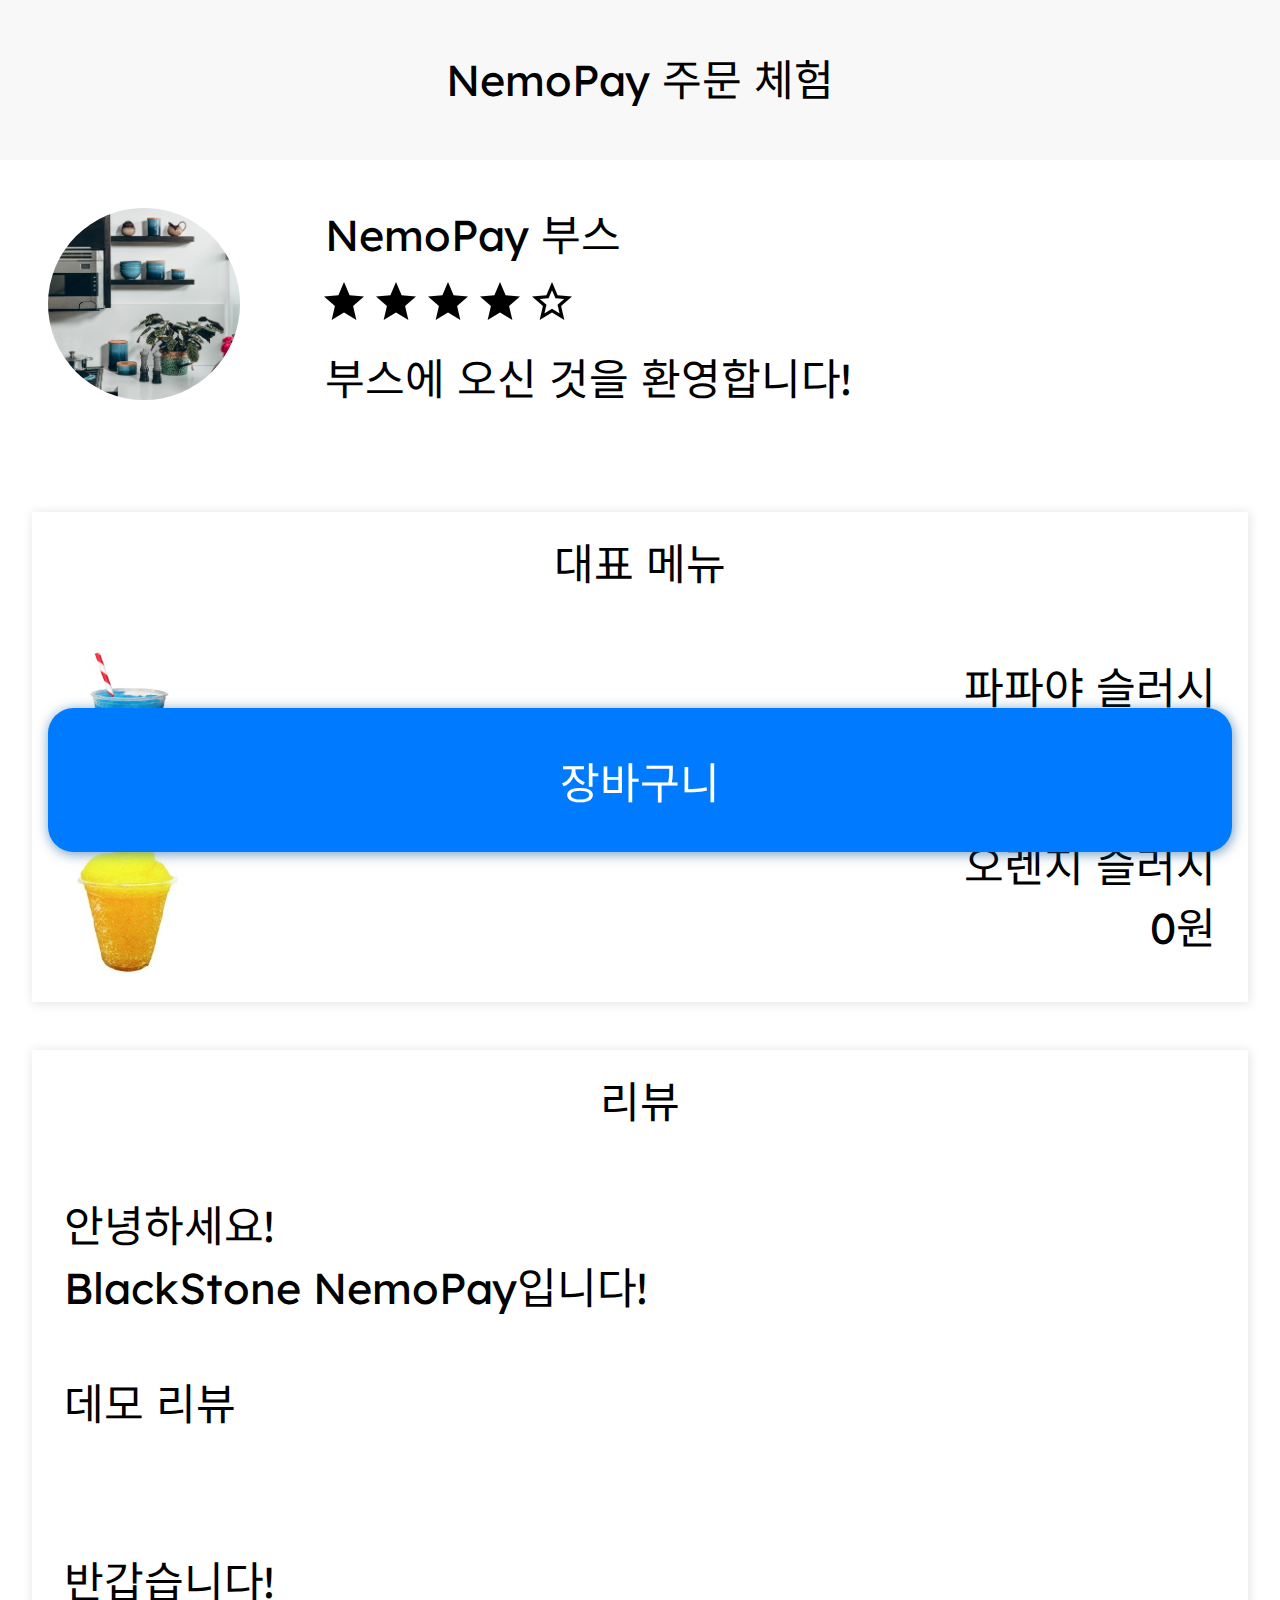
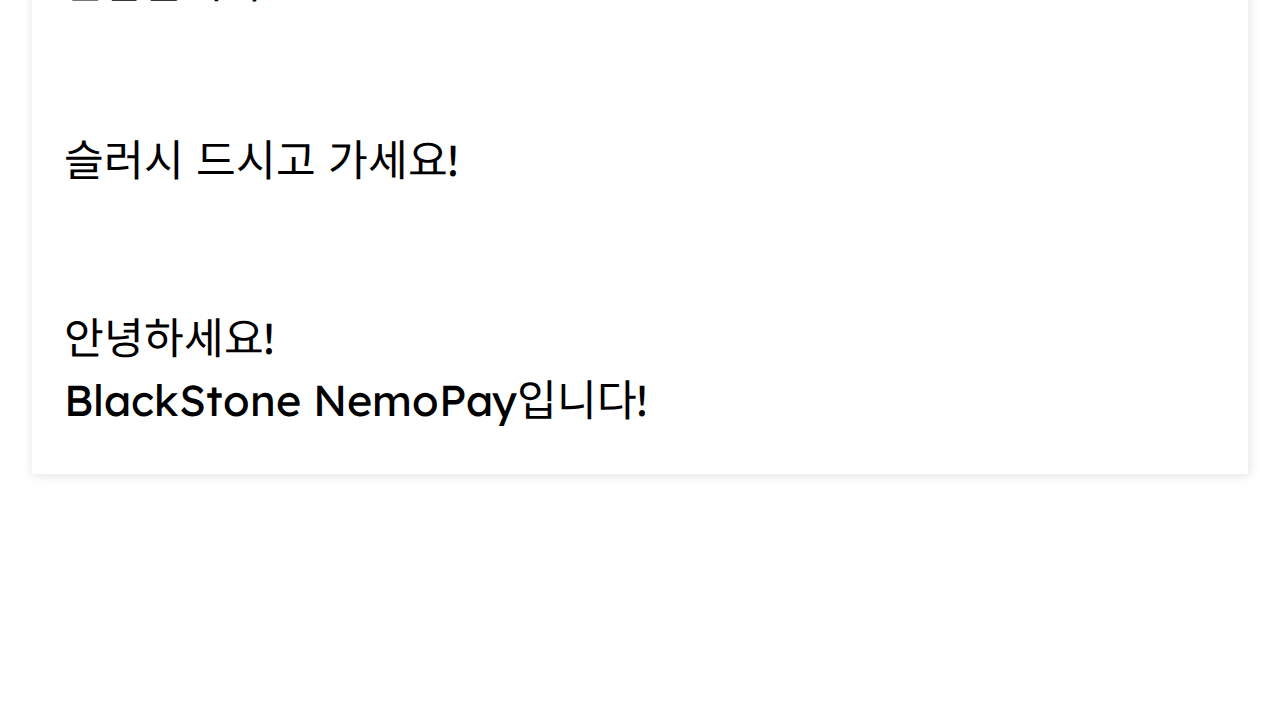
<file: index.html>
<!DOCTYPE html>
<html lang="en">
<head>
    <meta charset="UTF-8">
    <link rel="stylesheet" href="index.css">
    <link href="https://fonts.googleapis.com/css?family=Lexend+Deca|Noto+Sans+KR:500&display=swap" rel="stylesheet">
    <script src="index.js"></script>
    <title>NemoPay</title>
    <!--안녕하세요! 네모페이 임시 개발자 조준오입니다!-->
    <!--웹이 처음이고, FireBase로 급하게 DB를 떼웠습니다.-->
    <!--비록 부족한 모습일지라도, 즐거운 체험 되셨으면 좋겠으며, 정식 런칭 때는 더 멋진 앱으로 찾아뵙도록 하겠습니다! 감사합니다.-->
</head>
<body>
<button class="bottom_next_button" onclick="nextPage()">
    <a>장바구니</a>
</button>

<div id="top_bar">
    <a>NemoPay 주문 체험</a>
</div>
<div id="introduction">
    <img src="images/introduction.jpg"
         style="width: 12rem; height:12rem; position:absolute; left: 3rem; top:19rem; transform: translateY(-50%)">
    <div style="position:absolute; right: 0; height:18rem; width:calc(100% - 20rem)">
        <a style="display: block;position: absolute;top: 25%;transform: translateY(-50%);margin-left: 0.3rem">NemoPay
            부스</a>
        <div id="star_container">
            <img src="images/star_filled.png">
            <img src="images/star_filled.png">
            <img src="images/star_filled.png">
            <img src="images/star_filled.png">
            <img src="images/star_unfilled.png">
        </div>
        <a style="display: block;position: absolute;top: 75%;transform: translateY(-50%);margin-left: 0.3rem">부스에 오신 것을
            환영합니다!</a>
    </div>
</div>
<div style="height: 4rem; width: 100%;"></div>
<!--<div id="tab_container">-->
<!--    <button class="tab" id="tab_left">-->
<!--        <a>메뉴</a>-->
<!--    </button>-->
<!--    <button class="tab" id="tab_right">-->
<!--        <a>리뷰</a>-->
<!--    </button>-->
<!--</div>-->
<div id="main_menu" class="tab_contents">
    <br>
    <a>대표 메뉴</a>
    <br>
    <br>
    <br>
    <div class="menu_cell" onclick="selectMenu(0);">
        <div>
            <p>파파야 슬러시</p>
            <p>0원</p>
        </div>
        <img src="images/slush_b.jpg" style="width: 10rem; height: 10rem">
    </div>
    <div class="menu_cell" onclick="selectMenu(1);">
        <div>
            <p>오렌지 슬러시</p>
            <p>0원</p>
        </div>
        <img src="images/slush_y.jpg" style="width: 10rem; height: 10rem">
    </div>
</div>

<div style="height: 3rem; width: 100%; text-align: center"></div>
<div id="comments" class="tab_contents">
    <br>
    <a style="position: relative; left:-5rem">리뷰</a>
    <br>
    <br>
    <br>
    <div class="menu_cell">
        <div>
            <p style="text-align: left; margin-left: 0">안녕하세요!<br>BlackStone NemoPay입니다!</p>
        </div>
    </div>
    <div class="menu_cell">
        <div>
            <p style="text-align: left; margin-left: 0">데모 리뷰</p>
        </div>
    </div>
    <div class="menu_cell">
        <div>
            <p style="text-align: left; margin-left: 0">반갑습니다!</p>
        </div>
    </div>
    <div class="menu_cell">
        <div>
            <p style="text-align: left; margin-left: 0">슬러시 드시고 가세요!</p>
        </div>
    </div>
    <div class="menu_cell">
        <div>
            <p style="text-align: left; margin-left: 0">안녕하세요!<br>BlackStone NemoPay입니다!</p>
        </div>
    </div>
</div>
<div style="height: 15rem; width: 100%;"></div>

</body>
</html>
</file>
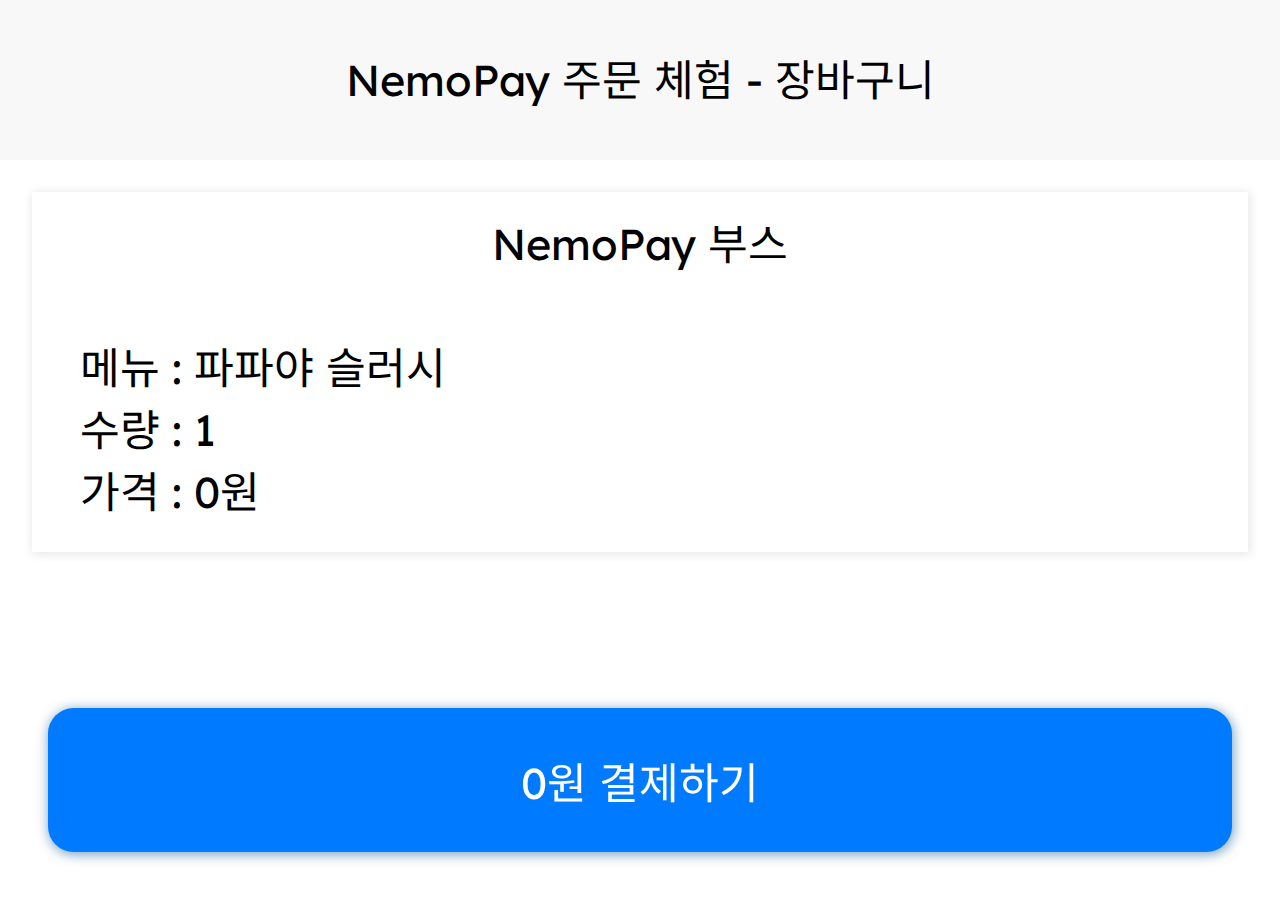
<file: shopping_bag_0.html>
<!DOCTYPE html>
<html lang="en">
<head>
    <meta charset="UTF-8">
    <link rel="stylesheet" href="shopping_bag.css">
    <link href="https://fonts.googleapis.com/css?family=Lexend+Deca|Noto+Sans+KR:500&display=swap" rel="stylesheet">
    <script src="shopping_bag.js"></script>
    <title>NemoPay</title>
</head>
<body>
<button class="bottom_next_button" onclick="nextPage(0)">
    <a>0원 결제하기</a>
</button>

<div id="top_bar">
    <a>NemoPay 주문 체험 - 장바구니</a>
</div>

<div style="height: 12rem; width: 100%;"></div>
<!--<div id="tab_container">-->
<!--    <button class="tab" id="tab_left">-->
<!--        <a>메뉴</a>-->
<!--    </button>-->
<!--    <button class="tab" id="tab_right">-->
<!--        <a>리뷰</a>-->
<!--    </button>-->
<!--</div>-->
<div id="main_menu" class="tab_contents">
    <br>
    <a>NemoPay 부스</a>
    <br>
    <br>
    <br>
    <div class="menu_cell">
        <div>
            <p>메뉴 : 파파야 슬러시</p>
            <p>수량 : 1</p>
            <p>가격 : 0원</p>
        </div>
    </div>
</div>

<div style="height: 15rem; width: 100%;"></div>

</body>
</html>
</file>
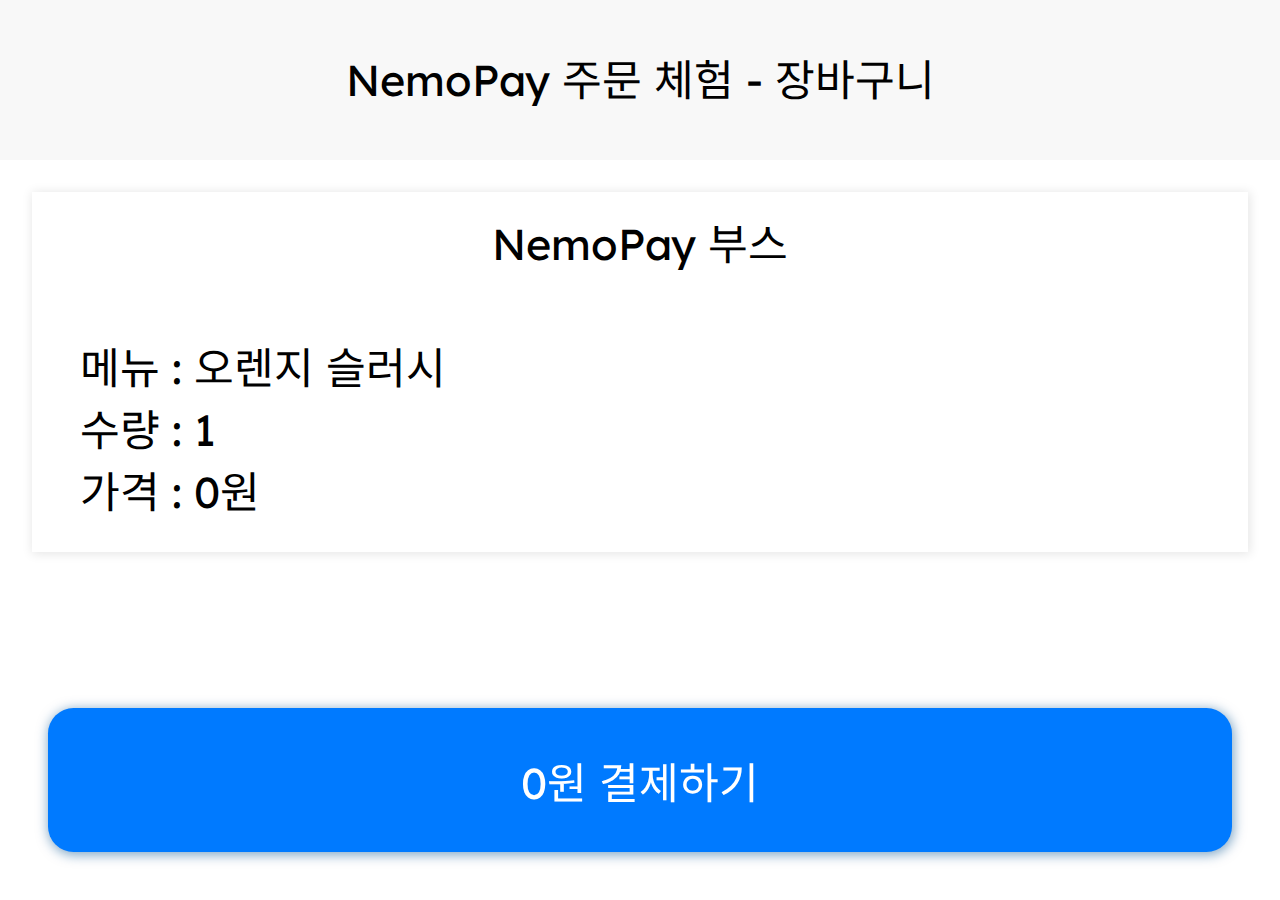
<file: shopping_bag_1.html>
<!DOCTYPE html>
<html lang="en">
<head>
    <meta charset="UTF-8">
    <link rel="stylesheet" href="shopping_bag.css">
    <link href="https://fonts.googleapis.com/css?family=Lexend+Deca|Noto+Sans+KR:500&display=swap" rel="stylesheet">
    <script src="shopping_bag.js"></script>
    <title>NemoPay</title>
</head>
<body>
<button class="bottom_next_button" onclick="nextPage(1)">
    <a>0원 결제하기</a>
</button>

<div id="top_bar">
    <a>NemoPay 주문 체험 - 장바구니</a>
</div>

<div style="height: 12rem; width: 100%;"></div>
<!--<div id="tab_container">-->
<!--    <button class="tab" id="tab_left">-->
<!--        <a>메뉴</a>-->
<!--    </button>-->
<!--    <button class="tab" id="tab_right">-->
<!--        <a>리뷰</a>-->
<!--    </button>-->
<!--</div>-->
<div id="main_menu" class="tab_contents">
    <br>
    <a>NemoPay 부스</a>
    <br>
    <br>
    <br>
    <div class="menu_cell">
        <div>
            <p>메뉴 : 오렌지 슬러시</p>
            <p>수량 : 1</p>
            <p>가격 : 0원</p>
        </div>
    </div>
</div>

<div style="height: 15rem; width: 100%;"></div>

</body>
</html>
</file>
<file: index.css>
*{
    padding:0;
    margin:0;
}
body{
    padding: 0;
}
img{
    border-radius: 50%;
}
a{
    font-size: 2.7rem;
    font-family: 'Lexend Deca','Noto Sans KR', sans-serif;
}
p{
    text-align: right;
    font-size: 2.7rem;
    font-family: 'Lexend Deca','Noto Sans KR', sans-serif;
}
#top_bar{
    z-index: 10;
    position: fixed;
    height: 10rem;
    width: 100%;
    top: 0;
    background: rgb(248,248,248);
    text-align: center;


    line-height: 10rem;
}
#star_container{
    display: block;
    position: absolute;
    top: 50%;
    transform: translateY(-50%);
}
#star_container img{
    width: 3rem;
    height: 3rem;
    border-radius: 0;
}

.review_star_container{

    left: 10rem;
    top: 2rem;
    position: relative;

    display: block;
    width: 10rem;
    height: 2rem;
}
.review_star_container img{
    width: 2rem;
    height: 2rem;
    border-radius: 0;
}

#introduction{
    padding-top: 10rem;
    height: 18rem;
    padding-left: 2rem;
}

#comments{

}

#main_menu{
}

.tab_contents{
    /*top: 8rem;*/
    margin-left: 2rem;
    margin-right: 2rem;
    position: relative;
    display: block;
    text-align: center;
    box-shadow: 1px 1px 10px 1px rgba(0,0,0,0.1);
}

.menu_cell{
    margin-left: 4rem;
    margin-right: 4rem;
    width: 100%;
    display: inline;
    height: 10rem;
}

.menu_cell div{
    height: 10rem;
    top: 0.5rem;
    left: 2rem;
    width: calc(100% - 4rem);
    position: relative;
}


.menu_cell img{
    position: relative;
    border-radius: 0;
    float: left;
    top: -10rem;
    left: 1rem;
}

.menu_cell:hover{
    background: #007aff;
}

#tab_container{
}

.tab{
    display: none;
    margin-left: 2rem;
    margin-right: 2rem;
    width: calc(50% - 2rem);
    height: 8rem;
    background: rgb(240,240,240);
    border-width: 1px;
    border-color: lightgray;
    border-style: solid;
    position: absolute;
}

#tab_left{
    left: 0;
}

#tab_right{
    right: 0;
}


.bottom_next_button{
    position: fixed;
    height: 9rem;
    z-index: 10;

    width:calc(100% - 6rem);
    margin-left : 3rem;
    margin-right: 3rem;
    bottom: 3rem;

    font-size: 2.3rem;

    border-radius: 1.6rem;
    background-color: #007aff;
    color: white;
    box-shadow: 1px 2px 12px 1px rgba(0,80,144,0.5);
}
button{
    border-width: 0;
}
</file>
<file: shopping_bag.css>
*{
    padding:0;
    margin:0;
}
body{
    padding: 0;
}
img{
    border-radius: 50%;
}
a{
    font-size: 2.7rem;
    font-family: 'Lexend Deca','Noto Sans KR', sans-serif;
}
p{
    text-align: left;
    margin-left: 3rem;
    font-size: 2.7rem;
    font-family: 'Lexend Deca','Noto Sans KR', sans-serif;
}
#top_bar{
    z-index: 10;
    position: fixed;
    height: 10rem;
    width: 100%;
    top: 0;
    background: rgb(248,248,248);
    text-align: center;


    line-height: 10rem;
}
#star_container{
    display: block;
    position: absolute;
    top: 50%;
    transform: translateY(-50%);
}
#star_container img{
    width: 3rem;
    height: 3rem;
    border-radius: 0;
}

.review_star_container{

    left: 10rem;
    top: 2rem;
    position: relative;

    display: block;
    width: 10rem;
    height: 2rem;
}
.review_star_container img{
    width: 2rem;
    height: 2rem;
    border-radius: 0;
}

#introduction{
    padding-top: 10rem;
    height: 18rem;
    padding-left: 2rem;
}

#comments{

}

#main_menu{
}

.tab_contents{
    /*top: 8rem;*/
    margin-left: 2rem;
    margin-right: 2rem;
    position: relative;
    display: block;
    text-align: center;
    box-shadow: 1px 1px 10px 1px rgba(0,0,0,0.1);
}

.menu_cell{
    margin-left: 4rem;
    margin-right: 4rem;
    width: 100%;
    display: inline;
    height: 15rem;
}

.menu_cell div{
    height: 13rem;

    top: 0.5rem;
    width: calc(100% - 11rem);
    position: relative;
}



.menu_cell:hover{
    background: #007aff;
}

#tab_container{
}

.tab{
    display: none;
    margin-left: 2rem;
    margin-right: 2rem;
    width: calc(50% - 2rem);
    height: 8rem;
    background: rgb(240,240,240);
    border-width: 1px;
    border-color: lightgray;
    border-style: solid;
    position: absolute;
}

#tab_left{
    left: 0;
}

#tab_right{
    right: 0;
}


.bottom_next_button{
    position: fixed;
    height: 9rem;
    z-index: 10;

    width:calc(100% - 6rem);
    margin-left : 3rem;
    margin-right: 3rem;
    bottom: 3rem;

    font-size: 2.3rem;

    border-radius: 1.6rem;
    background-color: #007aff;
    color: white;
    box-shadow: 1px 2px 12px 1px rgba(0,80,144,0.5);
}
button{
    border-width: 0;
}
</file>
